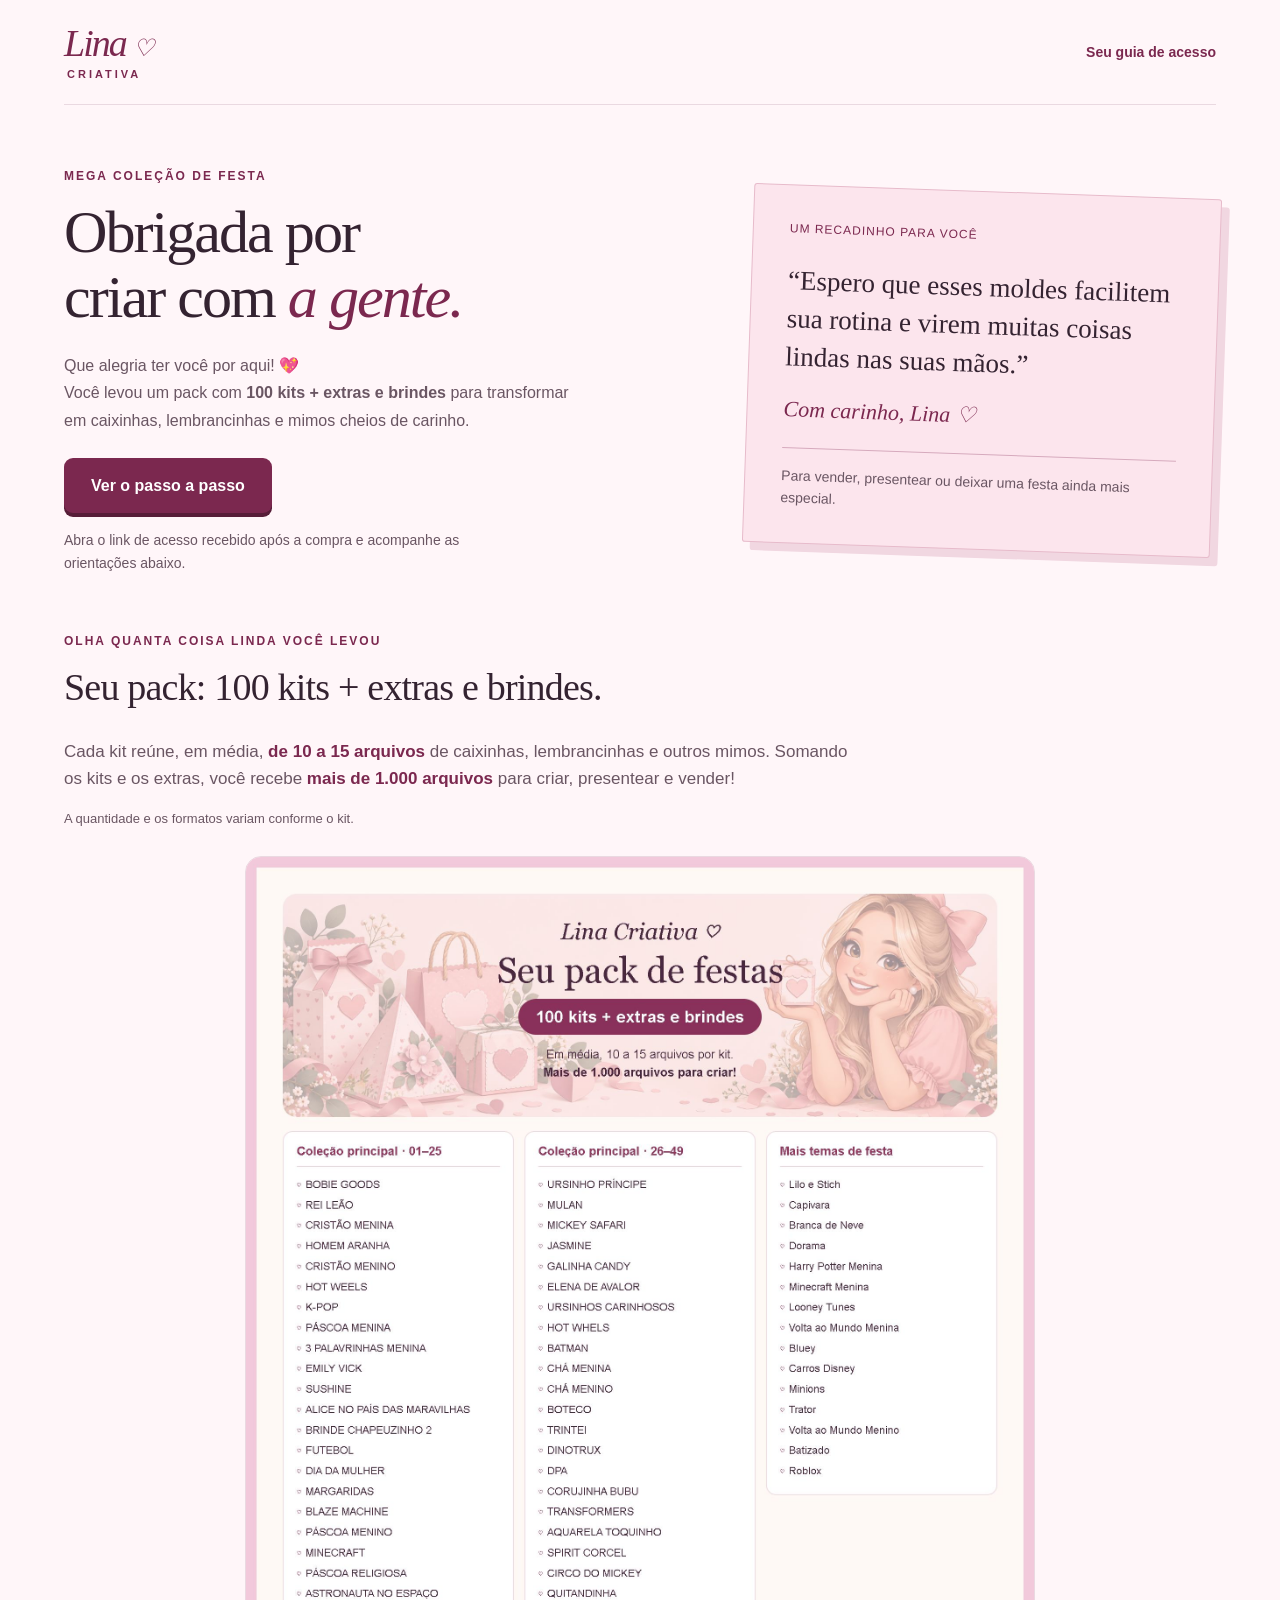
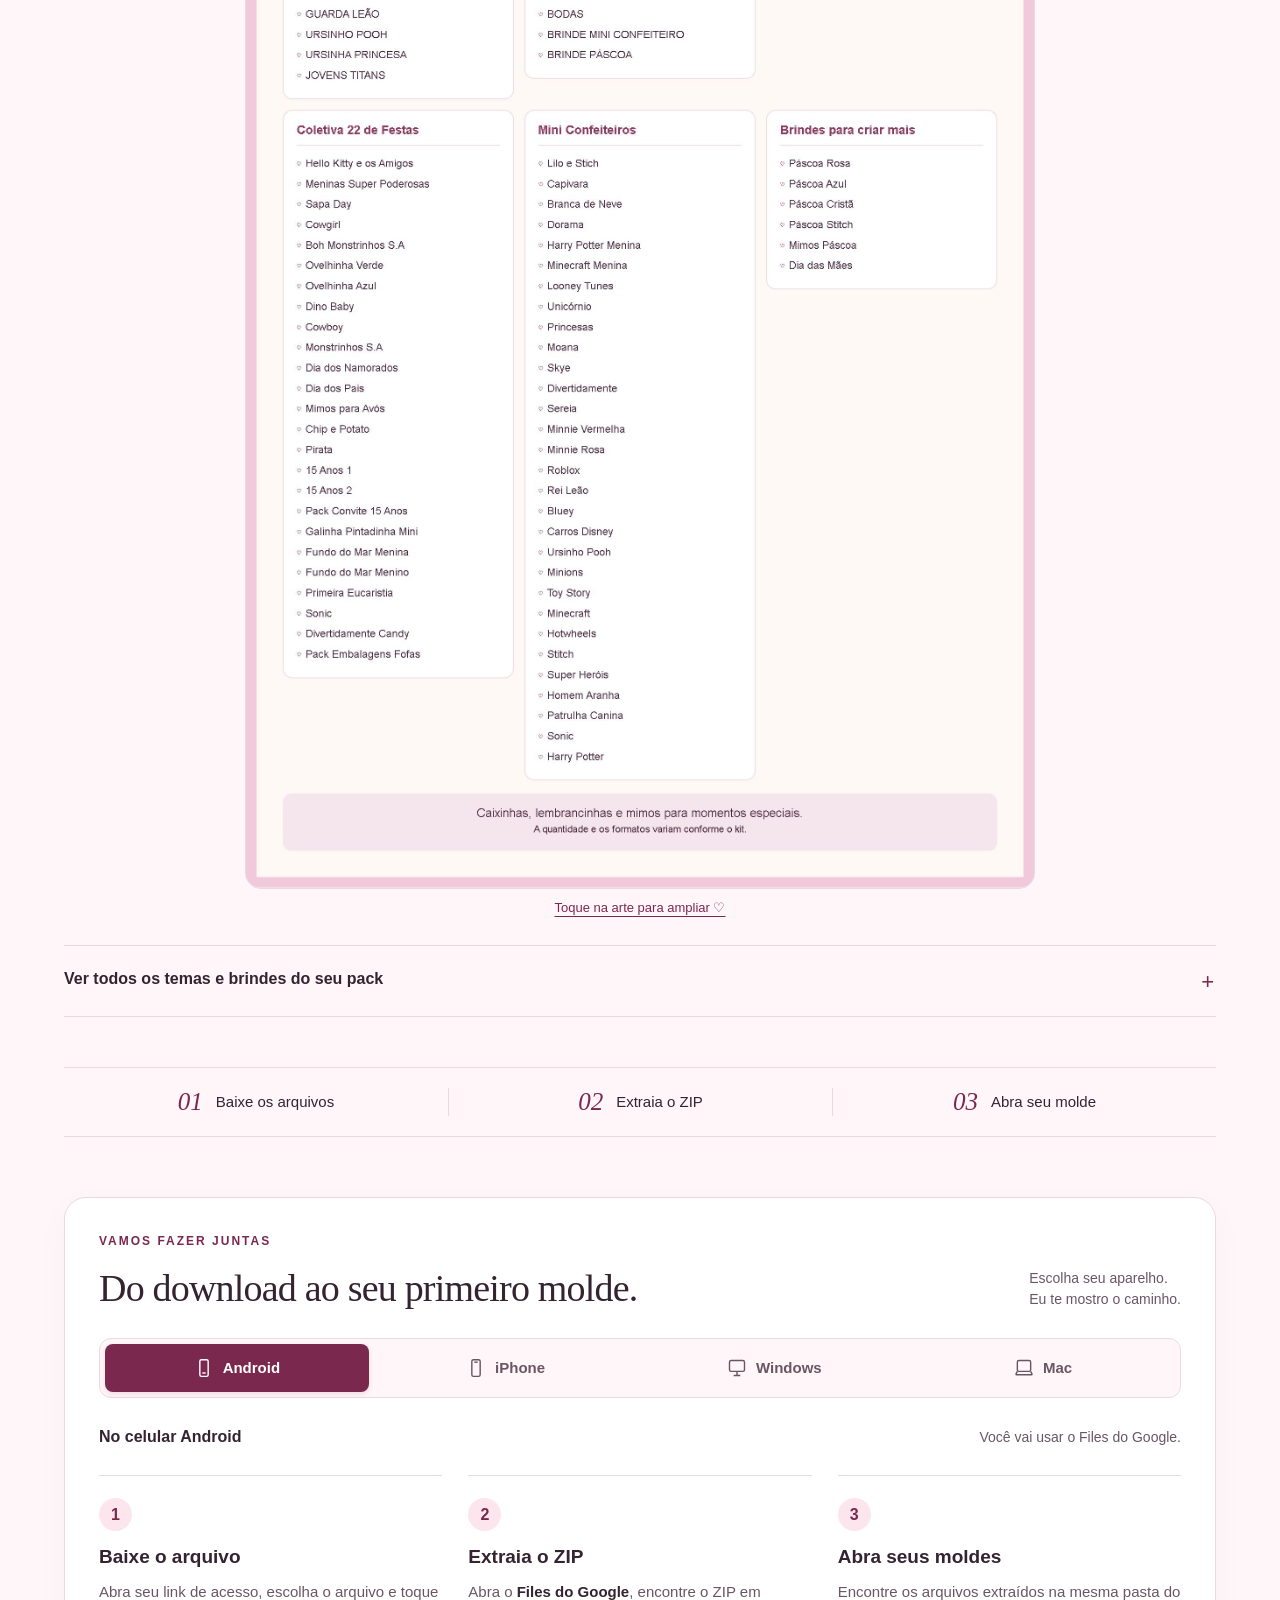
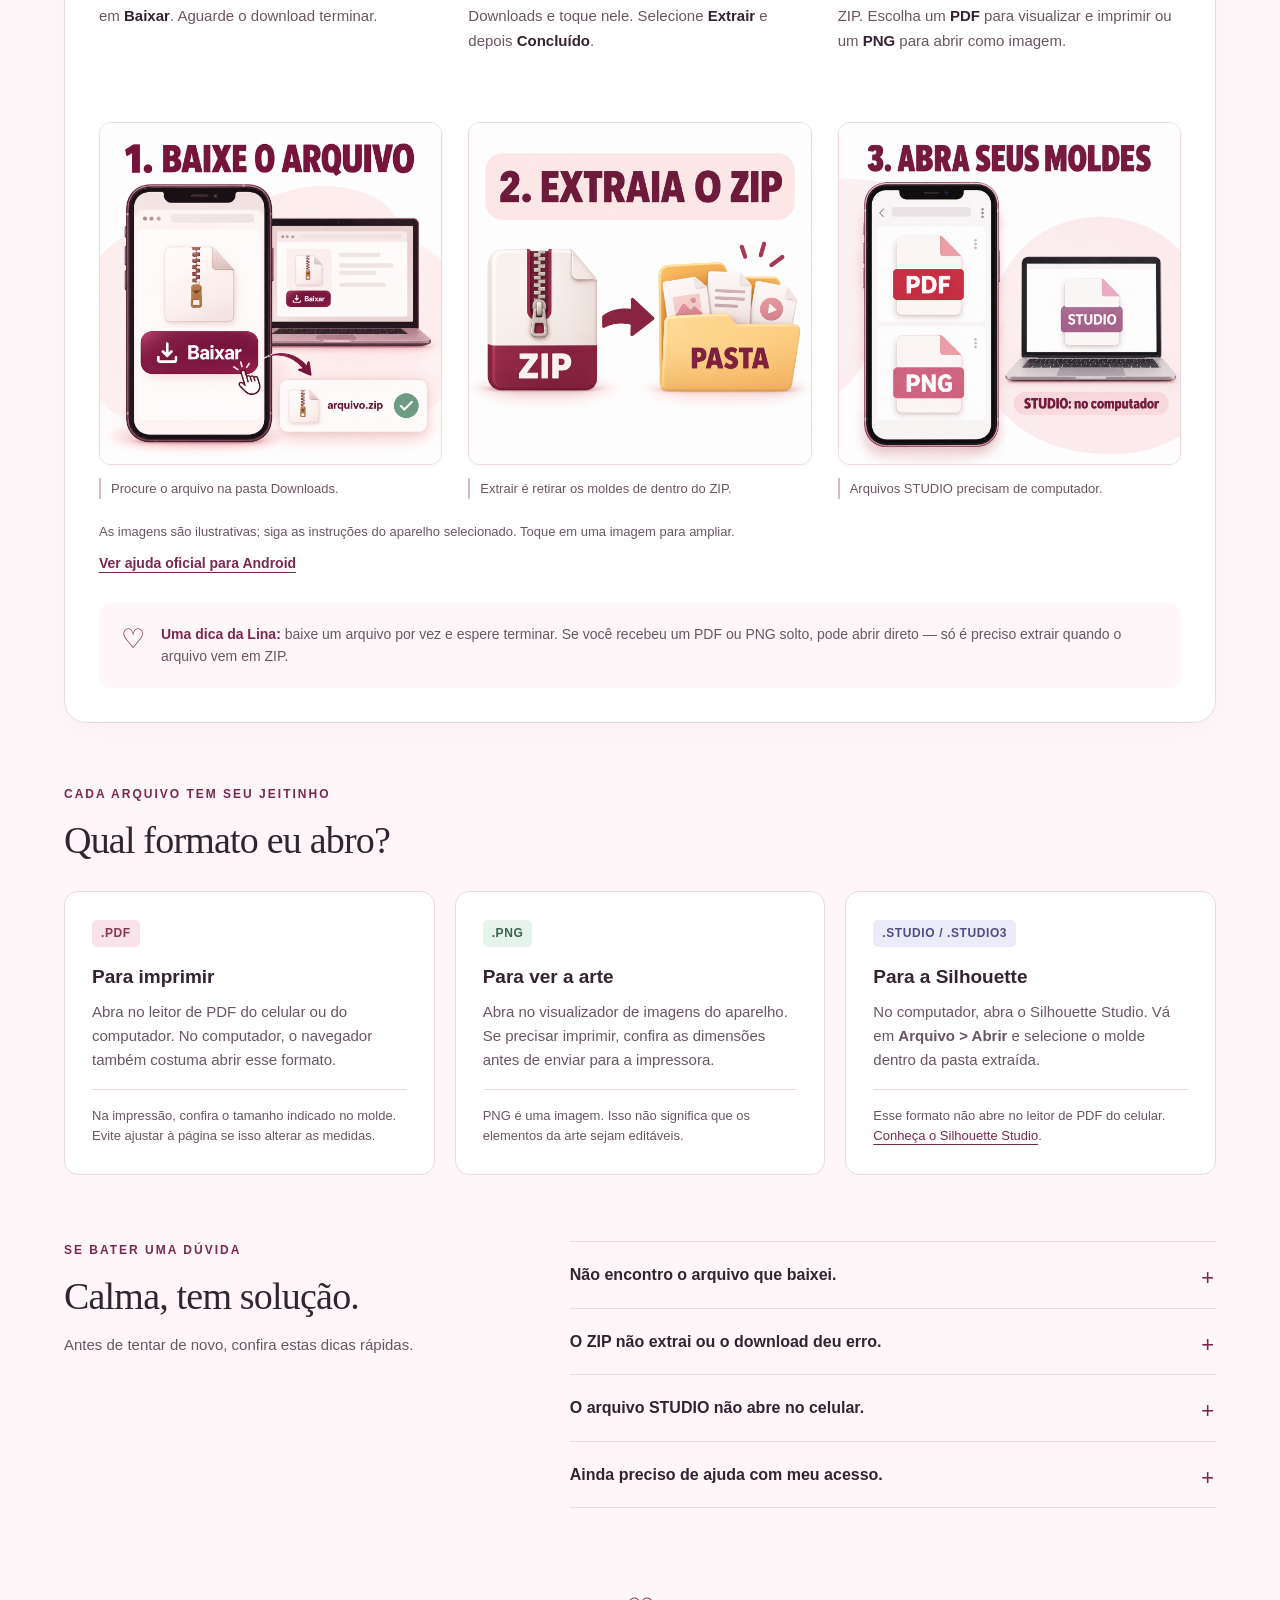
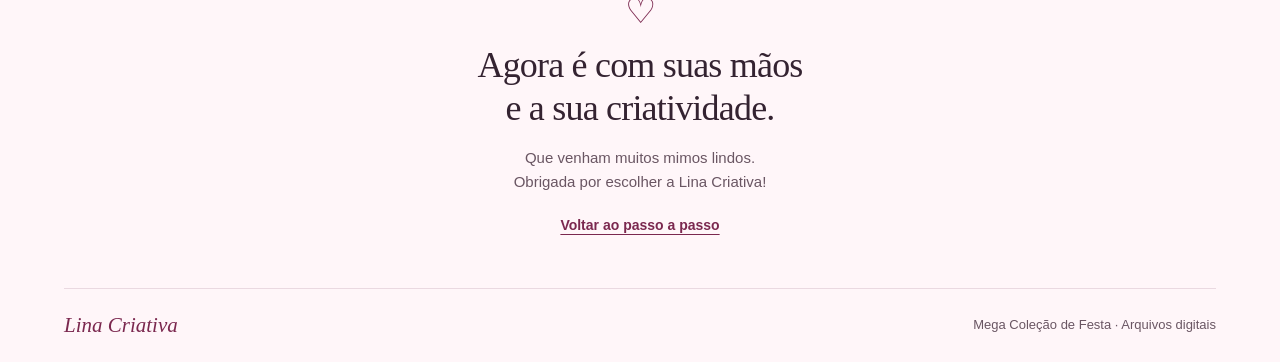
<file: index.html>
<!doctype html>
<html lang="pt-BR">
<head>
  <meta charset="utf-8"><meta name="viewport" content="width=device-width, initial-scale=1">
  <meta name="description" content="Obrigada por escolher a Mega Coleção de Festa da Lina Criativa. Veja como baixar, extrair e abrir seus moldes no celular e no computador.">
  <meta name="robots" content="noindex, nofollow">
  <title>Obrigada pela sua compra! · Lina Criativa</title>
  <link rel="icon" type="image/svg+xml" href="data:image/svg+xml,%3Csvg xmlns='http://www.w3.org/2000/svg' viewBox='0 0 32 32'%3E%3Crect width='32' height='32' rx='8' fill='%237b284f'/%3E%3Cpath d='M16 25L6 15C0 8 10 2 16 9C22 2 32 8 26 15Z' fill='%23ffdcE8'/%3E%3C/svg%3E">
  <link rel="stylesheet" href="style.css"><script src="config.js" defer></script><script src="app.js" defer></script>
</head>
<body>
  <a class="skip-link" href="#conteudo">Pular para o conteúdo</a>
  <header class="site-header wrap">
    <a href="#" class="brand" aria-label="Lina Criativa, início"><span class="brand-name">Lina<span aria-hidden="true">♡</span></span><span class="brand-caption">CRIATIVA</span></a>
    <a class="header-link" href="#passo-a-passo">Seu guia de acesso</a>
  </header>
  <main id="conteudo">
    <section class="hero wrap" aria-labelledby="hero-title">
      <div class="hero-copy">
        <p class="eyebrow">MEGA COLEÇÃO DE FESTA</p>
        <h1 id="hero-title">Obrigada por<br>criar com <em>a gente.</em></h1>
        <p class="intro">Que alegria ter você por aqui! 💖<br>Você levou um pack com <strong>100 kits + extras e brindes</strong> para transformar em caixinhas, lembrancinhas e mimos cheios de carinho.</p>
        <a class="primary-button" id="access-button" href="#passo-a-passo">Ver o passo a passo</a>
        <p class="access-note" id="access-note">Abra o link de acesso recebido após a compra e acompanhe as orientações abaixo.</p>
      </div>
      <aside class="welcome-note" aria-label="Uma mensagem da Lina">
        <span class="note-label">um recadinho para você</span>
        <p>“Espero que esses moldes facilitem sua rotina e virem muitas coisas lindas nas suas mãos.”</p>
        <span class="signature">Com carinho, Lina ♡</span>
        <div class="note-rule"></div>
        <p class="note-small">Para vender, presentear ou deixar uma festa ainda mais especial.</p>
      </aside>
    </section>
    <section class="pack wrap" id="seu-pack" aria-labelledby="pack-title"><div class="section-heading"><div><p class="eyebrow">OLHA QUANTA COISA LINDA VOCÊ LEVOU</p><h2 id="pack-title">Seu pack: 100 kits + extras e brindes.</h2></div></div><p class="pack-intro">Cada kit reúne, em média, <strong>de 10 a 15 arquivos</strong> de caixinhas, lembrancinhas e outros mimos. Somando os kits e os extras, você recebe <strong>mais de 1.000 arquivos</strong> para criar, presentear e vender!</p><p class="pack-small">A quantidade e os formatos variam conforme o kit.</p><a class="pack-art-link" href="assets/catalogo-pack.jpg" target="_blank" rel="noopener noreferrer"><img src="assets/catalogo-pack.jpg" alt="Catálogo do pack Lina Criativa com todos os temas, Mini Confeiteiros e brindes. Batizado e Roblox incluídos. A lista completa em texto está logo abaixo." width="1800" loading="lazy"><span>Toque na arte para ampliar ♡</span></a><details class="pack-catalog"><summary>Ver todos os temas e brindes do seu pack</summary><div class="catalog-text"><section class="catalog-group"><h3>Kits da coleção principal</h3><ul><li>BOBIE GOODS</li><li>REI LEÃO</li><li>CRISTÃO MENINA</li><li>HOMEM ARANHA</li><li>CRISTÃO MENINO</li><li>HOT WEELS</li><li>K-POP</li><li>PÁSCOA MENINA</li><li>3 PALAVRINHAS MENINA</li><li>EMILY VICK</li><li>SUSHINE</li><li>ALICE NO PAÍS DAS MARAVILHAS</li><li>BRINDE CHAPEUZINHO 2</li><li>FUTEBOL</li><li>DIA DA MULHER</li><li>MARGARIDAS</li><li>BLAZE MACHINE</li><li>PÁSCOA MENINO</li><li>MINECRAFT</li><li>PÁSCOA RELIGIOSA</li><li>ASTRONAUTA NO ESPAÇO</li><li>GUARDA LEÃO</li><li>URSINHO POOH</li><li>URSINHA PRINCESA</li><li>JOVENS TITANS</li><li>URSINHO PRÍNCIPE</li><li>MULAN</li><li>MICKEY SAFARI</li><li>JASMINE</li><li>GALINHA CANDY</li><li>ELENA DE AVALOR</li><li>URSINHOS CARINHOSOS</li><li>HOT WHELS</li><li>BATMAN</li><li>CHÁ MENINA</li><li>CHÁ MENINO</li><li>BOTECO</li><li>TRINTEI</li><li>DINOTRUX</li><li>DPA</li><li>CORUJINHA BUBU</li><li>TRANSFORMERS</li><li>AQUARELA TOQUINHO</li><li>SPIRIT CORCEL</li><li>CIRCO DO MICKEY</li><li>QUITANDINHA</li><li>BODAS</li><li>BRINDE MINI CONFEITEIRO</li><li>BRINDE PÁSCOA</li></ul></section><section class="catalog-group"><h3>Mais temas de festa</h3><ul><li>Lilo e Stich</li><li>Capivara</li><li>Branca de Neve</li><li>Dorama</li><li>Harry Potter Menina</li><li>Minecraft Menina</li><li>Looney Tunes</li><li>Volta ao Mundo Menina</li><li>Bluey</li><li>Carros Disney</li><li>Minions</li><li>Trator</li><li>Volta ao Mundo Menino</li></ul></section><section class="catalog-group"><h3>Coletiva 22 de Festas</h3><ul><li>Hello Kitty e os Amigos</li><li>Meninas Super Poderosas</li><li>Sapa Day</li><li>Cowgirl</li><li>Boh Monstrinhos S.A</li><li>Ovelhinha Verde</li><li>Ovelhinha Azul</li><li>Dino Baby</li><li>Cowboy</li><li>Monstrinhos S.A</li><li>Dia dos Namorados</li><li>Dia dos Pais</li><li>Mimos para Avós</li><li>Chip e Potato</li><li>Pirata</li><li>15 Anos 1</li><li>15 Anos 2</li><li>Pack Convite 15 Anos</li><li>Galinha Pintadinha Mini</li><li>Fundo do Mar Menina</li><li>Fundo do Mar Menino</li><li>Primeira Eucaristia</li><li>Sonic</li><li>Divertidamente Candy</li><li>Pack Embalagens Fofas</li></ul></section><section class="catalog-group"><h3>Novos kits do pack</h3><ul><li>Batizado</li><li>Roblox</li></ul></section><section class="catalog-group"><h3>Mini Confeiteiros</h3><ul><li>Lilo e Stich</li><li>Capivara</li><li>Branca de Neve</li><li>Dorama</li><li>Harry Potter Menina</li><li>Minecraft Menina</li><li>Looney Tunes</li><li>Unicórnio</li><li>Princesas</li><li>Moana</li><li>Skye</li><li>Divertidamente</li><li>Sereia</li><li>Minnie Vermelha</li><li>Minnie Rosa</li><li>Roblox</li><li>Rei Leão</li><li>Bluey</li><li>Carros Disney</li><li>Ursinho Pooh</li><li>Minions</li><li>Toy Story</li><li>Minecraft</li><li>Hotwheels</li><li>Stitch</li><li>Super Heróis</li><li>Homem Aranha</li><li>Patrulha Canina</li><li>Sonic</li><li>Harry Potter</li></ul></section><section class="catalog-group"><h3>Brindes para criar mais</h3><ul><li>Páscoa Rosa</li><li>Páscoa Azul</li><li>Páscoa Cristã</li><li>Páscoa Stitch</li><li>Mimos Páscoa</li><li>Dia das Mães</li></ul></section></div></details></section>
    <div class="journey wrap" aria-label="As três etapas para usar seus arquivos">
      <span><b>01</b> Baixe os arquivos</span><span><b>02</b> Extraia o ZIP</span><span><b>03</b> Abra seu molde</span>
    </div>
    <section class="guide wrap" id="passo-a-passo" aria-labelledby="guide-title">
      <div class="section-heading"><div><p class="eyebrow">VAMOS FAZER JUNTAS</p><h2 id="guide-title">Do download ao seu primeiro molde.</h2></div><p>Escolha seu aparelho.<br> Eu te mostro o caminho.</p></div>
      <div class="device-tabs" role="tablist" aria-label="Em qual aparelho você vai abrir os arquivos?">
        <button id="tab-android" type="button" role="tab" aria-selected="true" aria-controls="device-guide" data-device="android"><svg viewBox="0 0 24 24" aria-hidden="true"><rect x="7" y="2" width="10" height="20" rx="2"/><path d="M10 18h4"/></svg>Android</button>
        <button id="tab-iphone" type="button" role="tab" aria-selected="false" aria-controls="device-guide" tabindex="-1" data-device="iphone"><svg viewBox="0 0 24 24" aria-hidden="true"><rect x="7" y="2" width="10" height="20" rx="2"/><path d="M10 5h4"/></svg>iPhone</button>
        <button id="tab-windows" type="button" role="tab" aria-selected="false" aria-controls="device-guide" tabindex="-1" data-device="windows"><svg viewBox="0 0 24 24" aria-hidden="true"><rect x="3" y="3" width="18" height="13" rx="2"/><path d="M8 21h8M12 16v5"/></svg>Windows</button>
        <button id="tab-mac" type="button" role="tab" aria-selected="false" aria-controls="device-guide" tabindex="-1" data-device="mac"><svg viewBox="0 0 24 24" aria-hidden="true"><rect x="4" y="3" width="16" height="13" rx="2"/><path d="M2 20h20M4 16l-2 4M20 16l2 4"/></svg>Mac</button>
      </div>
      <div id="device-guide" role="tabpanel" aria-labelledby="tab-android" tabindex="0">
        <div class="guide-context"><span id="device-name">No celular Android</span><span id="device-app">Você vai usar o Files do Google.</span></div>
        <ol class="steps" id="steps">
          <li class="step"><span class="step-number">1</span><h3>Baixe o arquivo</h3><p>Abra seu link de acesso, escolha o arquivo e toque em <strong>Baixar</strong>. Aguarde o download terminar.</p><div class="screen"><a class="step-image-link" href="assets/01-baixe-o-arquivo.png" target="_blank" rel="noopener noreferrer" aria-label="Ampliar imagem: Passo 1: toque em Baixar e aguarde o arquivo ZIP terminar de baixar."><img src="assets/01-baixe-o-arquivo.png" alt="Passo 1: toque em Baixar e aguarde o arquivo ZIP terminar de baixar." width="1254" height="1254" loading="lazy" decoding="async"></a></div><p class="step-tip">Procure o arquivo na pasta Downloads.</p></li>
          <li class="step"><span class="step-number">2</span><h3>Extraia o ZIP</h3><p>Abra o <strong>Files do Google</strong>, encontre o ZIP em Downloads e toque nele. Selecione <strong>Extrair</strong> e depois <strong>Concluído</strong>.</p><div class="screen"><a class="step-image-link" href="assets/02-extraia-o-zip.png" target="_blank" rel="noopener noreferrer" aria-label="Ampliar imagem: Passo 2: extraia o ZIP para acessar os arquivos na pasta."><img src="assets/02-extraia-o-zip.png" alt="Passo 2: extraia o ZIP para acessar os arquivos na pasta." width="1254" height="1254" loading="lazy" decoding="async"></a></div><p class="step-tip">Extrair é retirar os moldes de dentro do ZIP.</p></li>
          <li class="step"><span class="step-number">3</span><h3>Abra seus moldes</h3><p>Encontre os arquivos extraídos na mesma pasta do ZIP. Escolha um <strong>PDF</strong> para visualizar e imprimir ou um <strong>PNG</strong> para abrir como imagem.</p><div class="screen"><a class="step-image-link" href="assets/03-abra-seus-moldes.png" target="_blank" rel="noopener noreferrer" aria-label="Ampliar imagem: Passo 3: abra PDF e PNG no aparelho; STUDIO precisa do Silhouette Studio no computador."><img src="assets/03-abra-seus-moldes.png" alt="Passo 3: abra PDF e PNG no aparelho; STUDIO precisa do Silhouette Studio no computador." width="1254" height="1254" loading="lazy" decoding="async"></a></div><p class="step-tip">Arquivos STUDIO precisam de computador.</p></li>
        </ol>
        <p class="illustration-note">As imagens são ilustrativas; siga as instruções do aparelho selecionado. Toque em uma imagem para ampliar.</p>
        <a id="official-help" class="text-link" href="https://support.google.com/files/answer/9048509?hl=pt-BR" target="_blank" rel="noopener noreferrer">Ver ajuda oficial para Android</a>
      </div>
      <div class="gentle-tip"><span aria-hidden="true">♡</span><p><strong>Uma dica da Lina:</strong> baixe um arquivo por vez e espere terminar. Se você recebeu um PDF ou PNG solto, pode abrir direto — só é preciso extrair quando o arquivo vem em ZIP.</p></div>
      <noscript><p>Para ver os guias de iPhone, Windows e Mac, ative o JavaScript no navegador. Você também pode consultar a ajuda oficial da Apple ou da Microsoft.</p></noscript>
    </section>

    <section class="formats wrap" id="formatos" aria-labelledby="formats-title">
      <div class="section-heading"><div><p class="eyebrow">CADA ARQUIVO TEM SEU JEITINHO</p><h2 id="formats-title">Qual formato eu abro?</h2></div></div>
      <div class="format-grid">
        <article><span class="format-label pdf-label">.PDF</span><h3>Para imprimir</h3><p>Abra no leitor de PDF do celular ou do computador. No computador, o navegador também costuma abrir esse formato.</p><p class="format-detail">Na impressão, confira o tamanho indicado no molde. Evite ajustar à página se isso alterar as medidas.</p></article>
        <article><span class="format-label png-label">.PNG</span><h3>Para ver a arte</h3><p>Abra no visualizador de imagens do aparelho. Se precisar imprimir, confira as dimensões antes de enviar para a impressora.</p><p class="format-detail">PNG é uma imagem. Isso não significa que os elementos da arte sejam editáveis.</p></article>
        <article><span class="format-label studio-label">.STUDIO / .STUDIO3</span><h3>Para a Silhouette</h3><p>No computador, abra o Silhouette Studio. Vá em <strong>Arquivo &gt; Abrir</strong> e selecione o molde dentro da pasta extraída.</p><p class="format-detail">Esse formato não abre no leitor de PDF do celular. <a href="https://www.silhouetteamerica.com/software" target="_blank" rel="noopener noreferrer">Conheça o Silhouette Studio</a>.</p></article>
      </div>
    </section>
    <section class="help wrap" aria-labelledby="help-title">
      <div class="help-intro"><p class="eyebrow">SE BATER UMA DÚVIDA</p><h2 id="help-title">Calma, tem solução.</h2><p>Antes de tentar de novo, confira estas dicas rápidas.</p></div>
      <div class="faq">
        <details><summary>Não encontro o arquivo que baixei.</summary><p>Confira a lista de downloads do navegador e a pasta Downloads do aparelho. No iPhone, veja o app Arquivos, em iCloud Drive ou No Meu iPhone. Use a busca pelo nome do arquivo, se precisar.</p></details>
        <details><summary>O ZIP não extrai ou o download deu erro.</summary><p>Verifique se o download terminou e se há espaço livre no aparelho. Um arquivo incompleto pode não abrir: tente baixá-lo novamente com uma conexão estável. Este guia mostra a extração de arquivos ZIP; outros formatos podem precisar de um aplicativo compatível.</p></details>
        <details><summary>O arquivo STUDIO não abre no celular.</summary><p>Isso é esperado. Use o Silhouette Studio no computador para abrir STUDIO ou STUDIO3. Para visualizar e imprimir pelo celular, procure a versão em PDF disponível nos arquivos recebidos.</p></details>
        <details><summary>Ainda preciso de ajuda com meu acesso.</summary><p>Volte ao canal em que você recebeu o acesso à compra. Informe o e-mail usado na compra e em qual etapa está a dúvida. Se houver uma mensagem de erro, envie uma captura de tela para facilitar o atendimento.</p></details>
      </div>
    </section>
    <section class="closing wrap"><span aria-hidden="true">♡</span><h2>Agora é com suas mãos<br>e a sua criatividade.</h2><p>Que venham muitos mimos lindos.<br>Obrigada por escolher a Lina Criativa!</p><a class="text-link" href="#passo-a-passo">Voltar ao passo a passo</a></section>
  </main>
  <footer class="site-footer wrap"><span>Lina Criativa</span><p>Mega Coleção de Festa · Arquivos digitais</p></footer>
</body></html>
</file>
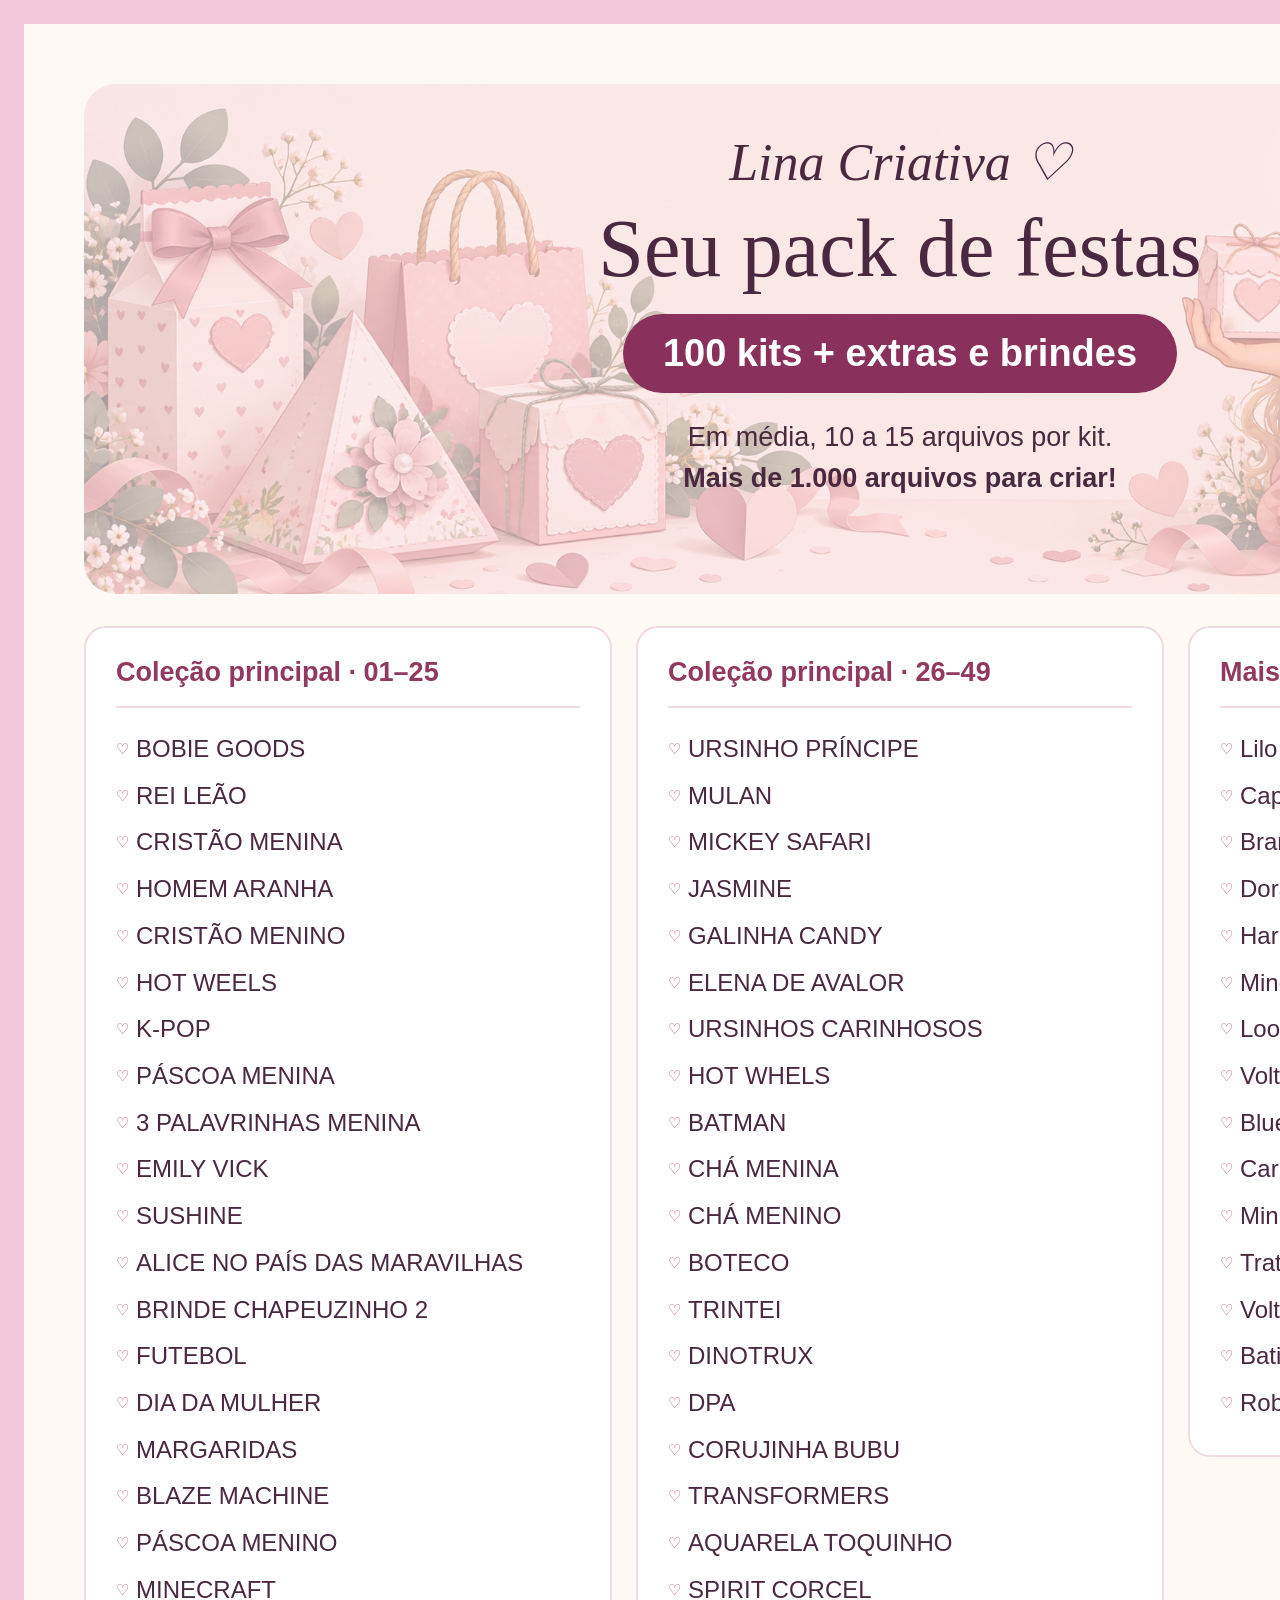
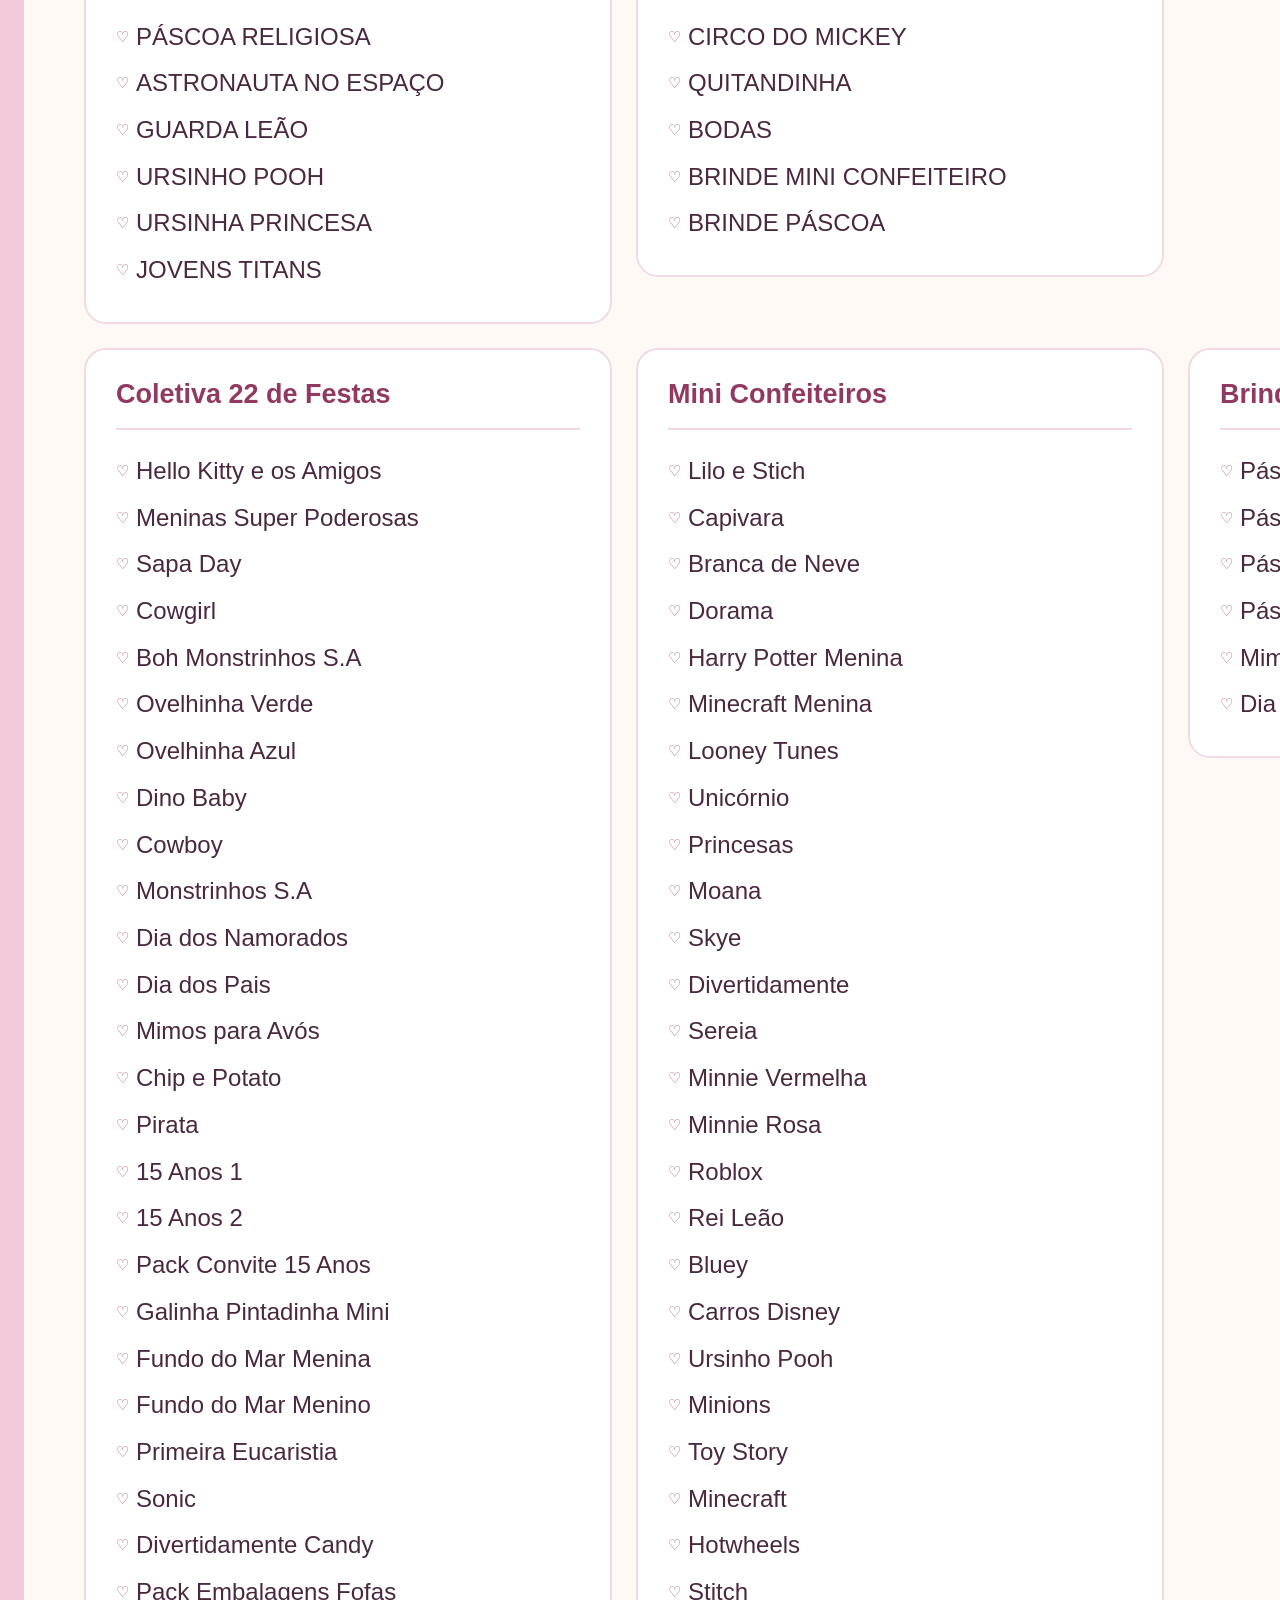
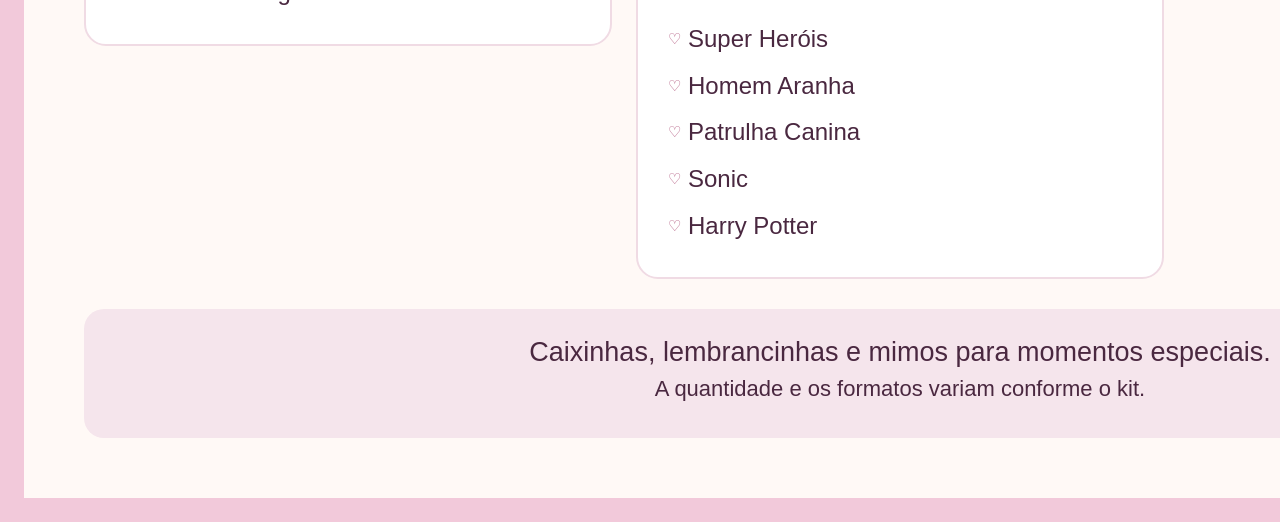
<file: catalogo-arte.html>
<!doctype html><html lang="pt-BR"><meta charset="utf-8"><title>Seu pack de festas · Lina Criativa</title><style>*{box-sizing:border-box}body{margin:0;background:#fff6f9;color:#4a2840;font-family:Arial,sans-serif}.poster{width:1800px;padding:60px;background:#fff9f6;border:24px solid #f2c9da}.header{height:510px;position:relative;border-radius:32px;background:#fbe5eb;overflow:hidden;padding:48px}.header img{position:absolute;inset:0;width:100%;height:100%;object-fit:cover;opacity:.36}.header-copy{position:relative;text-align:center}.brand{font:italic 52px Georgia;margin:0 0 14px}.header h1{font:normal 82px/1.05 Georgia;margin:0 0 22px}.pill{display:inline-block;background:#8a315b;color:white;border-radius:50px;padding:18px 40px;font-size:38px;font-weight:700}.sub{font-size:27px;line-height:1.5;margin:24px 0 0}.grid{display:grid;grid-template-columns:repeat(3,1fr);gap:24px;margin-top:32px;align-items:start}.catalog-group{background:white;border:2px solid #f0dbe4;border-radius:22px;padding:28px 30px}.catalog-group h3{font-size:27px;line-height:1.22;color:#913960;margin:0 0 18px;padding-bottom:17px;border-bottom:2px solid #f2d6e2}.catalog-group ul{list-style:none;padding:0;margin:0}.catalog-group li{font-size:24px;line-height:1.28;padding:8px 0 8px 20px;position:relative}.catalog-group li:before{content:'♡';position:absolute;left:0;color:#b1597f;font-size:15px;top:13px}.foot{margin-top:30px;text-align:center;padding:28px;background:#f5e5ec;border-radius:20px;font-size:27px}.foot p{margin:8px 0;font-size:22px}</style><article class="poster"><header class="header"><img src="assets/pack-illustration.png" alt=""><div class="header-copy"><p class="brand">Lina Criativa ♡</p><h1>Seu pack de festas</h1><div class="pill">100 kits + extras e brindes</div><p class="sub">Em média, 10 a 15 arquivos por kit.<br><strong>Mais de 1.000 arquivos para criar!</strong></p></div></header><div class="grid"><section class="catalog-group"><h3>Coleção principal · 01–25</h3><ul><li>BOBIE GOODS</li><li>REI LEÃO</li><li>CRISTÃO MENINA</li><li>HOMEM ARANHA</li><li>CRISTÃO MENINO</li><li>HOT WEELS</li><li>K-POP</li><li>PÁSCOA MENINA</li><li>3 PALAVRINHAS MENINA</li><li>EMILY VICK</li><li>SUSHINE</li><li>ALICE NO PAÍS DAS MARAVILHAS</li><li>BRINDE CHAPEUZINHO 2</li><li>FUTEBOL</li><li>DIA DA MULHER</li><li>MARGARIDAS</li><li>BLAZE MACHINE</li><li>PÁSCOA MENINO</li><li>MINECRAFT</li><li>PÁSCOA RELIGIOSA</li><li>ASTRONAUTA NO ESPAÇO</li><li>GUARDA LEÃO</li><li>URSINHO POOH</li><li>URSINHA PRINCESA</li><li>JOVENS TITANS</li></ul></section><section class="catalog-group"><h3>Coleção principal · 26–49</h3><ul><li>URSINHO PRÍNCIPE</li><li>MULAN</li><li>MICKEY SAFARI</li><li>JASMINE</li><li>GALINHA CANDY</li><li>ELENA DE AVALOR</li><li>URSINHOS CARINHOSOS</li><li>HOT WHELS</li><li>BATMAN</li><li>CHÁ MENINA</li><li>CHÁ MENINO</li><li>BOTECO</li><li>TRINTEI</li><li>DINOTRUX</li><li>DPA</li><li>CORUJINHA BUBU</li><li>TRANSFORMERS</li><li>AQUARELA TOQUINHO</li><li>SPIRIT CORCEL</li><li>CIRCO DO MICKEY</li><li>QUITANDINHA</li><li>BODAS</li><li>BRINDE MINI CONFEITEIRO</li><li>BRINDE PÁSCOA</li></ul></section><section class="catalog-group"><h3>Mais temas de festa</h3><ul><li>Lilo e Stich</li><li>Capivara</li><li>Branca de Neve</li><li>Dorama</li><li>Harry Potter Menina</li><li>Minecraft Menina</li><li>Looney Tunes</li><li>Volta ao Mundo Menina</li><li>Bluey</li><li>Carros Disney</li><li>Minions</li><li>Trator</li><li>Volta ao Mundo Menino</li><li>Batizado</li><li>Roblox</li></ul></section><section class="catalog-group"><h3>Coletiva 22 de Festas</h3><ul><li>Hello Kitty e os Amigos</li><li>Meninas Super Poderosas</li><li>Sapa Day</li><li>Cowgirl</li><li>Boh Monstrinhos S.A</li><li>Ovelhinha Verde</li><li>Ovelhinha Azul</li><li>Dino Baby</li><li>Cowboy</li><li>Monstrinhos S.A</li><li>Dia dos Namorados</li><li>Dia dos Pais</li><li>Mimos para Avós</li><li>Chip e Potato</li><li>Pirata</li><li>15 Anos 1</li><li>15 Anos 2</li><li>Pack Convite 15 Anos</li><li>Galinha Pintadinha Mini</li><li>Fundo do Mar Menina</li><li>Fundo do Mar Menino</li><li>Primeira Eucaristia</li><li>Sonic</li><li>Divertidamente Candy</li><li>Pack Embalagens Fofas</li></ul></section><section class="catalog-group"><h3>Mini Confeiteiros</h3><ul><li>Lilo e Stich</li><li>Capivara</li><li>Branca de Neve</li><li>Dorama</li><li>Harry Potter Menina</li><li>Minecraft Menina</li><li>Looney Tunes</li><li>Unicórnio</li><li>Princesas</li><li>Moana</li><li>Skye</li><li>Divertidamente</li><li>Sereia</li><li>Minnie Vermelha</li><li>Minnie Rosa</li><li>Roblox</li><li>Rei Leão</li><li>Bluey</li><li>Carros Disney</li><li>Ursinho Pooh</li><li>Minions</li><li>Toy Story</li><li>Minecraft</li><li>Hotwheels</li><li>Stitch</li><li>Super Heróis</li><li>Homem Aranha</li><li>Patrulha Canina</li><li>Sonic</li><li>Harry Potter</li></ul></section><section class="catalog-group"><h3>Brindes para criar mais</h3><ul><li>Páscoa Rosa</li><li>Páscoa Azul</li><li>Páscoa Cristã</li><li>Páscoa Stitch</li><li>Mimos Páscoa</li><li>Dia das Mães</li></ul></section></div><footer class="foot">Caixinhas, lembrancinhas e mimos para momentos especiais.<p>A quantidade e os formatos variam conforme o kit.</p></footer></article></html>
</file>
<file: style.css>
:root{--ink:#342331;--plum:#7b284f;--pink:#fce5ed;--light:#fff6f9;--line:#ead9e1;--muted:#6a5663;--paper:#fff;--radius:22px;color-scheme:light;font-family:Arial,Helvetica,sans-serif;color:var(--ink);font-size:16px;line-height:1.6}*{box-sizing:border-box}html{scroll-behavior:smooth;scroll-padding-top:24px}body{margin:0;background:var(--light)}button,a{-webkit-tap-highlight-color:transparent}a{color:var(--plum);text-underline-offset:4px}button{font:inherit}button,a{touch-action:manipulation}:focus-visible{outline:3px solid #a64374;outline-offset:5px}.skip-link{position:absolute;top:10px;left:10px;transform:translateY(-150%);z-index:10;background:white;padding:10px}.skip-link:focus{transform:none}.wrap{width:min(1152px,calc(100% - 64px));margin-inline:auto}.site-header{display:flex;align-items:center;justify-content:space-between;padding:24px 0;border-bottom:1px solid var(--line)}.brand{text-decoration:none;display:flex;flex-direction:column;width:105px;line-height:1}.brand-name{font-family:Georgia,serif;font-size:38px;letter-spacing:-2px;font-style:italic}.brand-name span{font-family:Arial,sans-serif;display:inline-block;margin-left:7px;font-size:24px;letter-spacing:0}.brand-caption{font-size:11px;letter-spacing:3px;margin:7px 0 0 3px;font-weight:700}.header-link{text-decoration:none;font-size:14px;font-weight:600}.hero{display:grid;grid-template-columns:1.25fr 1fr;gap:100px;align-items:center;padding:62px 0 50px}.eyebrow{color:var(--plum);font-size:12px;font-weight:700;letter-spacing:2px;margin:0 0 14px}h1,h2,h3,p{margin-top:0}h1{font:normal clamp(38px,4.7vw,63px)/1.08 Georgia,serif;letter-spacing:-2px;margin-bottom:22px}h1 em{color:var(--plum);font-weight:normal}.intro{color:var(--muted);max-width:510px;margin-bottom:24px;line-height:1.7}.primary-button{display:inline-flex;align-items:center;justify-content:center;background:var(--plum);color:white;text-decoration:none;padding:15px 27px;border-radius:9px;font-weight:700;min-height:54px;box-shadow:0 4px 0 #571d38;transition:background .2s,transform .2s}.primary-button:hover{background:#61203e;transform:translateY(-1px)}.access-note{font-size:14px;color:var(--muted);max-width:420px;margin:16px 0 0}.welcome-note{position:relative;background:var(--pink);padding:34px 36px;border:1px solid #e7bbcB;border-radius:3px;transform:rotate(2deg);box-shadow:8px 8px 0 #f1d7e1}.note-label{font-size:12px;letter-spacing:1px;color:var(--plum);display:block;text-transform:uppercase;margin-bottom:24px}.welcome-note>p:first-of-type{font:normal 27px/1.4 Georgia,serif;margin-bottom:20px}.signature{display:block;color:var(--plum);font:italic 22px Georgia,serif}.note-rule{border-top:1px solid #d6aabd;margin:25px 0 16px}.note-small{font-size:14px;color:var(--muted);margin:0}.journey{display:grid;grid-template-columns:repeat(3,1fr);padding:20px 0;border-top:1px solid var(--line);border-bottom:1px solid var(--line);margin-bottom:60px}.journey span{display:flex;align-items:center;justify-content:center;gap:13px;font-size:15px}.journey span+span{border-left:1px solid var(--line)}.journey b{font:italic 25px Georgia,serif;color:var(--plum)}.section-heading{display:flex;justify-content:space-between;gap:30px;align-items:end;margin-bottom:28px}.section-heading>p{font-size:14px;line-height:1.5;color:var(--muted);margin:0}.section-heading h2{margin:0}h2{font:normal clamp(28px,3vw,38px)/1.18 Georgia,serif;letter-spacing:-.8px}.guide{background:white;padding:34px;border:1px solid var(--line);border-radius:var(--radius);box-shadow:0 8px 35px #55233707}.device-tabs{display:grid;grid-template-columns:repeat(4,1fr);padding:5px;gap:5px;background:var(--light);border:1px solid var(--line);border-radius:12px;margin-bottom:26px}.device-tabs button{border:0;background:none;border-radius:8px;color:var(--muted);padding:12px 8px;display:flex;align-items:center;justify-content:center;gap:9px;cursor:pointer;font-weight:600;font-size:15px}.device-tabs button[aria-selected=true]{background:var(--plum);color:white;box-shadow:0 2px 5px #7b284f20}.device-tabs svg{width:20px;height:20px;stroke:currentColor;fill:none;stroke-width:1.7;flex-shrink:0}.guide-context{display:flex;justify-content:space-between;align-items:center;margin-bottom:25px;gap:16px}.guide-context span:first-child{font-weight:700}.guide-context span+span{color:var(--muted);font-size:14px}.steps{margin:0;padding:0;list-style:none;display:grid;grid-template-columns:repeat(3,minmax(0,1fr));gap:26px}.step{position:relative;border-top:1px solid var(--line);padding-top:22px;min-width:0}.step-number{display:flex;width:33px;height:33px;align-items:center;justify-content:center;background:var(--pink);color:var(--plum);border-radius:50%;font-weight:700;margin-bottom:14px}h3{font-size:19px;line-height:1.3;margin-bottom:10px}.step>p{font-size:15px;color:var(--muted);line-height:1.65;min-height:124px;margin-bottom:18px}.step p strong{color:var(--ink)}.screen{border:1px solid #dddde4;border-radius:12px;background:#fafafe;overflow:hidden;min-height:181px;font-size:13px;box-shadow:0 2px 5px #36253008}.screen-bar{border-bottom:1px solid #dddde4;background:#f0f0f5;padding:10px 13px;font-weight:600;color:#524959;font-size:12px}.file-row{display:flex;align-items:center;gap:10px;padding:13px 12px;min-width:0}.file-row+.file-row{border-top:1px solid #e9e8ed}.file-row>span:nth-child(2){min-width:0;overflow-wrap:anywhere}.file-row small{display:block;font-size:11px;color:#6a6270;line-height:1.4;margin-top:4px}.file-icon{font-size:9px;border-radius:5px;display:inline-flex;align-items:center;justify-content:center;font-weight:bold;min-width:35px;height:42px;flex-shrink:0}.zip{color:#785829;background:#f2e8cc}.pdf{color:#963d55;background:#f8e3e9}.png{color:#45675c;background:#e0f0e8}.row-check{color:#496d5b;margin-left:auto}.extract-example{text-align:center;padding:17px}.extract-example .file-icon{vertical-align:middle}.extract-example p{margin:6px 0 10px;color:#514655;font-size:12px}.example-button{display:inline-block;padding:4px 22px;border-radius:5px;background:var(--plum);color:white;font-size:12px}.step>.step-tip{font-size:13px;min-height:0;margin:13px 0 0;padding-left:10px;border-left:2px solid #ddb6c8}.illustration-note{font-size:12px;color:var(--muted);margin:23px 0 7px}.text-link{font-size:14px;font-weight:600}.gentle-tip{display:flex;align-items:start;gap:16px;padding:20px 22px;background:var(--light);border-radius:12px;margin-top:27px}.gentle-tip>span{font-size:27px;color:var(--plum);line-height:1.2}.gentle-tip p{margin:0;font-size:14px;color:var(--muted)}.gentle-tip strong{color:var(--plum)}.formats{padding-top:62px}.format-grid{display:grid;grid-template-columns:repeat(3,minmax(0,1fr));gap:20px}.format-grid article{padding:27px;background:white;border:1px solid var(--line);border-radius:14px}.format-label{display:inline-block;padding:4px 9px;border-radius:5px;font-size:12px;font-weight:700;letter-spacing:.6px;margin-bottom:18px}.pdf-label{color:#853852;background:#fae2eb}.png-label{color:#396250;background:#e6f3eb}.studio-label{color:#4d4c84;background:#ecebfa}.format-grid p{font-size:15px;color:var(--muted);margin-bottom:17px}.format-grid .format-detail{font-size:13px;line-height:1.6;border-top:1px solid var(--line);padding-top:16px;margin:0}.help{display:grid;grid-template-columns:1fr 1.5fr;gap:75px;padding-top:66px}.help-intro h2{margin-bottom:14px}.help-intro>p:last-child{color:var(--muted);font-size:15px}.faq details{border-top:1px solid var(--line)}.faq details:last-child{border-bottom:1px solid var(--line)}summary{list-style:none;cursor:pointer;padding:20px 28px 20px 0;position:relative;font-size:16px;font-weight:600}summary::-webkit-details-marker{display:none}summary:after{content:'+';position:absolute;right:2px;top:18px;font-weight:400;font-size:22px;color:var(--plum)}details[open] summary:after{content:'−'}.faq p{font-size:15px;color:var(--muted);margin-bottom:22px;padding-right:18px}.closing{text-align:center;padding:75px 0 50px}.closing>span{display:block;color:var(--plum);font-size:35px;margin-bottom:5px}.closing h2{font-size:36px;margin-bottom:17px}.closing p{color:var(--muted);font-size:15px;margin-bottom:18px}.site-footer{padding:24px 0;border-top:1px solid var(--line);display:flex;align-items:center;justify-content:space-between;color:var(--muted);font-size:13px}.site-footer>span{font:italic 21px Georgia,serif;color:var(--plum)}.site-footer p{margin:0}#device-guide:focus{outline-offset:5px}
@media(max-width:900px){.wrap{width:calc(100% - 44px)}.hero{gap:45px;padding:44px 0}.welcome-note{padding:25px}.welcome-note>p:first-of-type{font-size:23px}.guide{padding:25px}.steps{gap:18px}.step>p{min-height:174px}.guide-context{align-items:start}.help{gap:35px}.format-grid article{padding:20px}.section-heading>p{max-width:190px}}
@media(max-width:650px){.wrap{width:calc(100% - 32px)}.site-header{padding:18px 0}.brand-name{font-size:32px}.header-link{font-size:13px}.hero{grid-template-columns:1fr;gap:35px;padding:35px 0 38px}h1{font-size:44px;letter-spacing:-1.5px}.intro{font-size:16px}.primary-button{width:100%}.access-note{font-size:13px}.welcome-note{padding:24px 25px;transform:rotate(1deg);max-width:100%;margin-right:6px}.note-label{margin-bottom:17px}.welcome-note>p:first-of-type{font-size:25px}.note-rule{margin:19px 0 14px}.journey{margin-bottom:33px;padding:17px 0;gap:10px}.journey span{display:block;text-align:center;font-size:12px;line-height:1.5}.journey b{display:block;font-size:25px;margin-bottom:4px}.journey span+span{padding-left:10px}.section-heading{display:block;margin-bottom:22px}.section-heading>p{max-width:none;margin-top:15px;font-size:14px}.section-heading>p br{display:none}h2{font-size:30px;letter-spacing:-.5px}.guide{padding:23px 17px;border-radius:18px}.eyebrow{font-size:11px;letter-spacing:1.5px}.device-tabs{gap:3px;padding:4px}.device-tabs button{padding:11px 4px;gap:5px;flex-direction:column;font-size:13px}.device-tabs svg{height:19px;width:19px}.guide-context{display:block;margin-bottom:20px}.guide-context span{display:block}.guide-context span+span{margin-top:3px;font-size:13px}.steps{grid-template-columns:1fr;gap:27px}.step{padding-top:17px}.step-number{position:absolute;top:19px;left:0;width:29px;height:29px;font-size:14px}.step h3{padding-left:41px;margin-top:4px;margin-bottom:16px}.step>p{min-height:0;font-size:16px;margin-bottom:17px}.screen{min-height:168px}.file-row{font-size:14px;padding:14px}.screen-bar{font-size:13px}.file-row small{font-size:12px}.file-icon{font-size:10px}.step>.step-tip{font-size:13px}.illustration-note{font-size:12px}.gentle-tip{padding:17px 14px;gap:10px}.gentle-tip p{font-size:14px}.formats{padding-top:39px}.format-grid{grid-template-columns:1fr;gap:14px}.format-grid article{padding:23px}.format-grid p{font-size:16px}.format-grid .format-detail{font-size:14px}.format-label{margin-bottom:13px}.help{display:block;padding-top:40px}.help-intro{margin-bottom:25px}.help-intro p:last-child{font-size:16px}.faq p{font-size:16px}.closing{padding:46px 0 35px}.closing h2{font-size:32px}.site-footer{display:block;text-align:center}.site-footer p{margin-top:10px;font-size:12px}}
@media(prefers-reduced-motion:reduce){html{scroll-behavior:auto}.primary-button{transition:none}}

.screen{background:#fff;min-height:0;border-color:#ead9e1}.step-image-link{display:block}.step-image-link img{display:block;width:100%;height:auto}.step-image-link:focus-visible{outline-offset:-5px}.illustration-note{font-size:13px}

.pack{padding-top:56px}.pack-intro{max-width:800px;color:var(--muted);font-size:17px}.pack-intro strong{color:var(--plum)}.pack-small{font-size:13px;color:var(--muted)}.pack-art-link{display:block;max-width:790px;margin:26px auto;text-align:center}.pack-art-link img{display:block;width:100%;height:auto;border-radius:16px;border:1px solid var(--line)}.pack-art-link span{display:block;font-size:13px;margin-top:9px}.pack-catalog{border-top:1px solid var(--line);border-bottom:1px solid var(--line);padding-bottom:5px}.catalog-text{display:grid;grid-template-columns:repeat(3,minmax(0,1fr));gap:24px;padding:20px 0}.catalog-group{min-width:0}.catalog-group h3{color:var(--plum);font-size:17px}.catalog-group ul{padding-left:20px;margin:0;font-size:14px;color:var(--muted)}.catalog-group li{padding:4px 0;overflow-wrap:anywhere}@media(max-width:650px){.pack{padding-top:38px}.pack-intro{font-size:16px}.catalog-text{grid-template-columns:1fr;gap:28px}.catalog-group ul{font-size:15px}}

.pack{padding-top:8px;margin-bottom:50px}@media(max-width:650px){.pack{padding-top:8px;margin-bottom:32px}}
</file>
